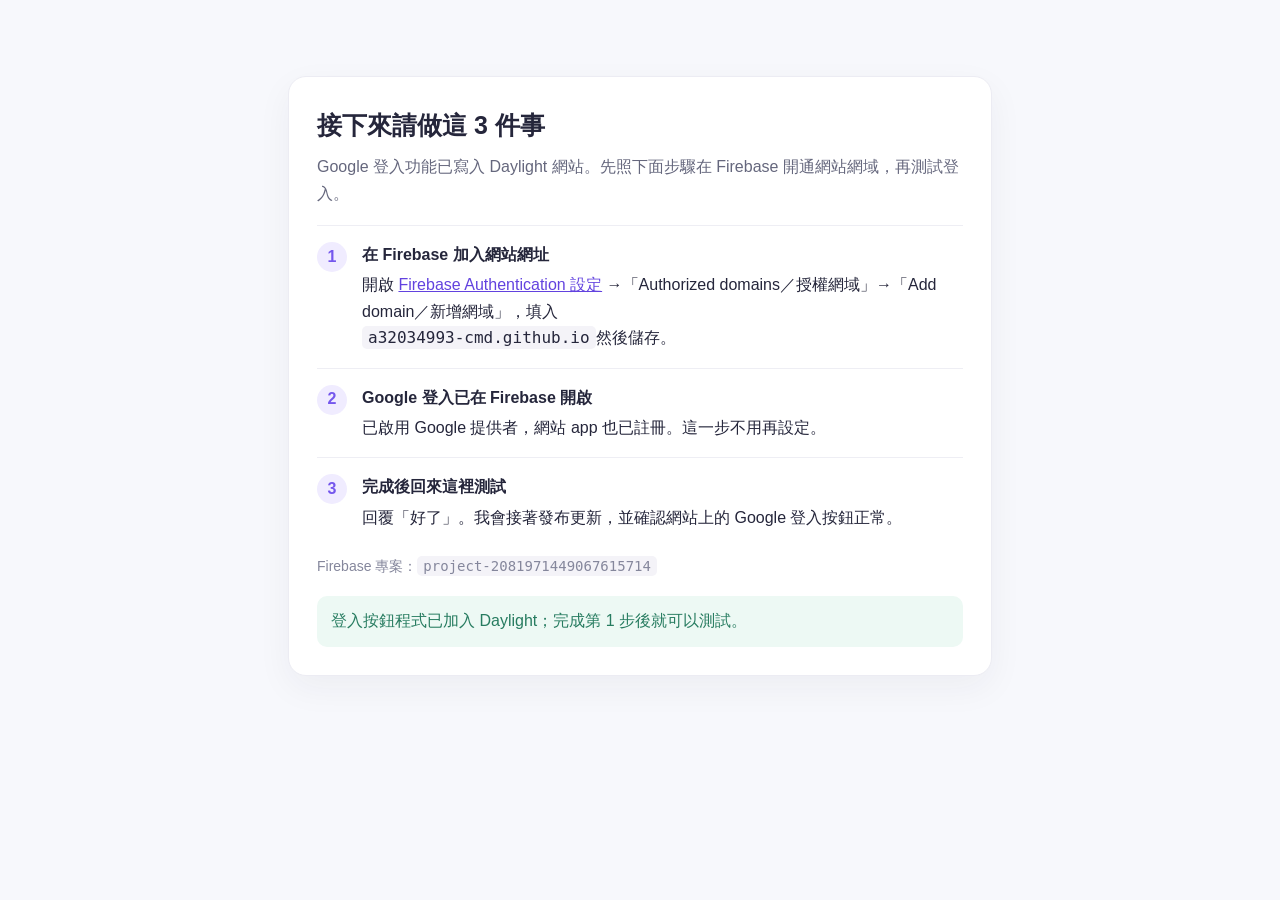
<file: FIREBASE-GOOGLE-LOGIN-SETUP.html>
<!doctype html>
<html lang="zh-Hant">
<head>
<meta charset="utf-8"><meta name="viewport" content="width=device-width,initial-scale=1">
<title>Daylight｜Google 登入設定</title>
<style>
*{box-sizing:border-box}body{margin:0;background:#f7f8fc;color:#25263b;font:16px/1.65 "Noto Sans TC","Microsoft JhengHei",sans-serif}.wrap{max-width:760px;margin:48px auto;padding:28px}.card{background:white;border:1px solid #ececf3;border-radius:18px;padding:28px;box-shadow:0 12px 35px #25263b0d}h1{font-size:25px;margin:0 0 8px}p{margin:8px 0 18px;color:#65677d}.step{display:flex;gap:15px;padding:16px 0;border-top:1px solid #eeeef4}.num{width:30px;height:30px;flex:none;border-radius:50%;background:#f0ecff;color:#7457ed;display:grid;place-items:center;font-weight:700}.step b{display:block;margin-bottom:4px}.hint{font-size:14px;color:#85879c}a{color:#6242df}code{background:#f4f3f8;border-radius:5px;padding:2px 6px;word-break:break-all}.done{display:block;background:#edf9f4;border-radius:10px;padding:12px 14px;color:#277c60;margin-top:18px}
</style></head>
<body><main class="wrap"><section class="card"><h1>接下來請做這 3 件事</h1><p>Google 登入功能已寫入 Daylight 網站。先照下面步驟在 Firebase 開通網站網域，再測試登入。</p>
<div class="step"><span class="num">1</span><div><b>在 Firebase 加入網站網址</b>開啟 <a href="https://console.firebase.google.com/project/project-2081971449067615714/authentication/settings">Firebase Authentication 設定</a> →「Authorized domains／授權網域」→「Add domain／新增網域」，填入<br><code>a32034993-cmd.github.io</code>然後儲存。</div></div>
<div class="step"><span class="num">2</span><div><b>Google 登入已在 Firebase 開啟</b>已啟用 Google 提供者，網站 app 也已註冊。這一步不用再設定。</div></div>
<div class="step"><span class="num">3</span><div><b>完成後回來這裡測試</b>回覆「好了」。我會接著發布更新，並確認網站上的 Google 登入按鈕正常。</div></div>
<p class="hint">Firebase 專案：<code>project-2081971449067615714</code></p><span class="done">登入按鈕程式已加入 Daylight；完成第 1 步後就可以測試。</span></section></main></body></html>
</file>
